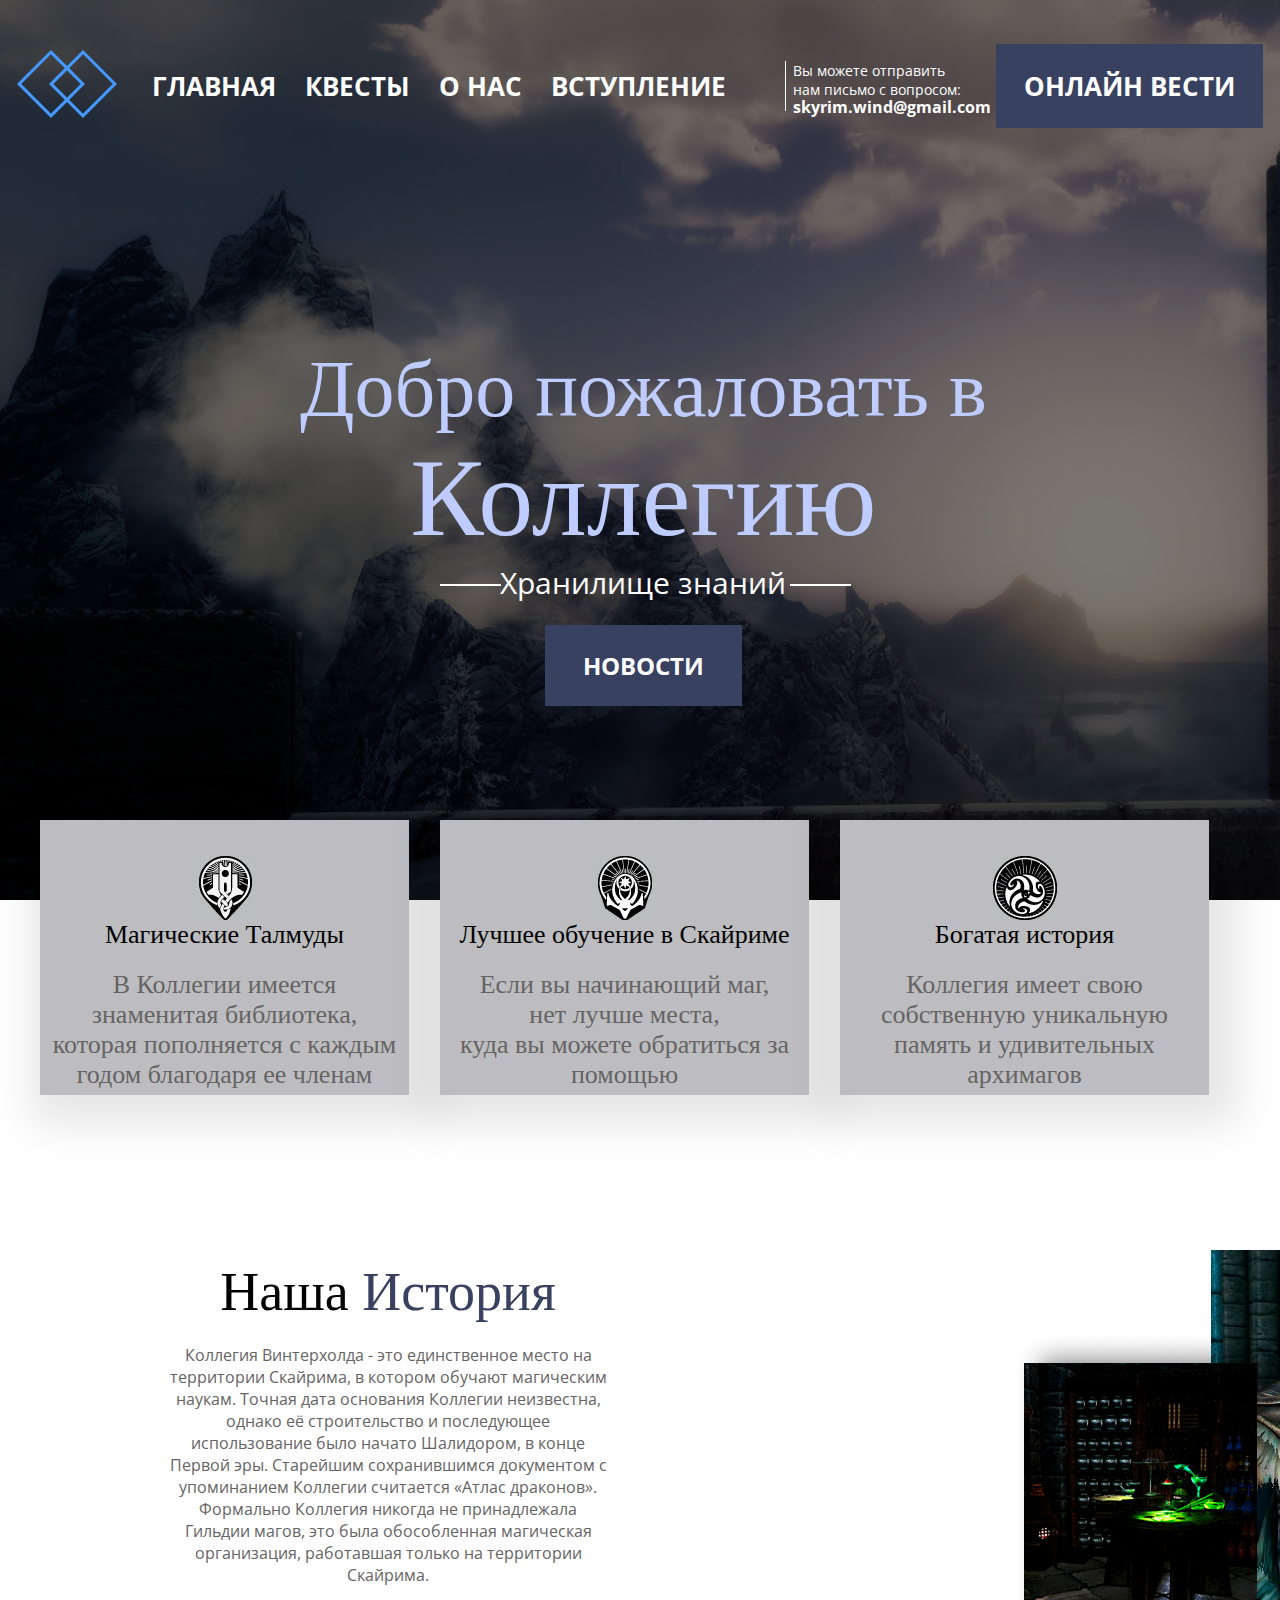
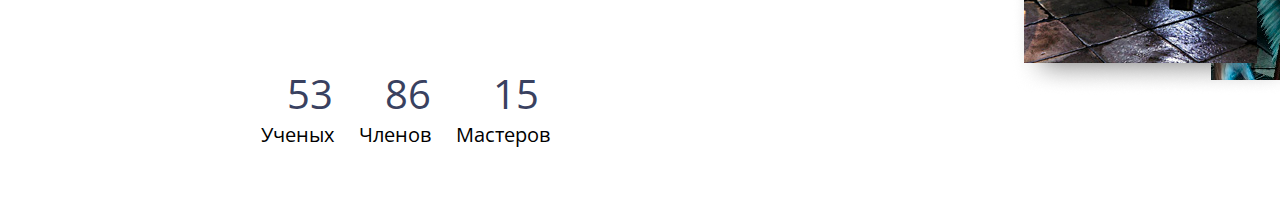
<file: index.html>
<!DOCTYPE html>
<html lang="ru">
<head>
    <meta charset="UTF-8">
    <meta http-equiv="X-UA-Compatible" content="IE=edge">
    <meta name="viewport" content="width=device-width, initial-scale=1.0">
    <link rel="stylesheet" href="style.css">
    <link rel="preconnect" href="https://fonts.googleapis.com">
    <link rel="preconnect" href="https://fonts.gstatic.com" crossorigin>
    <link href="https://fonts.googleapis.com/css2?family=Open+Sans:wght@300;400;500;600;700;800&display=swap" rel="stylesheet">
    <link rel="preconnect" href="https://fonts.googleapis.com">
    <link rel="preconnect" href="https://fonts.gstatic.com" crossorigin>
    <link href="https://fonts.googleapis.com/css2?family=Open+Sans:wght@300;400;500;600;700;800&family=Tinos:wght@400;700&display=swap" rel="stylesheet">
    <link rel="icon" href="пикчи/ikon.png" type="image/png">

    <title>Коллегия Винтерхолда</title>
</head>
<body>
    <div class="header">
        <div class="container">
            <div class="header-line">
                <div class="header-logo">
                    <img src="пикчи/LOGO.png" alt="logo">
                </div>
                <div class="nav">
                    <a class="nav-item" href="index.html">ГЛАВНАЯ</a>
                    <a class="nav-item" href="kvest.html">КВЕСТЫ</a>
                    <a class="nav-item" href="onas.html">О НАС</a>
                    <a class="nav-item" href="vstup.html">ВСТУПЛЕНИЕ</a>
                </div>

                <div class="mail">
                    <div class="mail1">
                        <a class="mail2" href="pismo.html"> skyrim.wind@gmail.com</a>
                    </div>
                    <div class="mailtext">
                        Вы можете отправить <br> нам письмо с вопросом:
                    </div>
                </div>
                <div class="btv">
                    <a class="button" href="vesti.html">ОНЛАЙН ВЕСТИ</a>
                </div>
                <div class="mob-menu">
                    <button id="mob">
                    <img src="пикчи/Group.png" alt="menu">
                    </button>
                    <div class="mob-slade">
                        <a class="nav-item block" href="index.html">ГЛАВНАЯ</a>
                        <a class="nav-item block" href="kvest.html">КВЕСТЫ</a>
                        <a class="nav-item block" href="onas.html">О НАС</a>
                        <a class="nav-item block" href="vstup.html">ВСТУПЛЕНИЕ</a>
                    </div>
                </div>
            </div>
        </div>
        <div class="header-down">
            <div class="header-title">
                Добро пожаловать в
                <div class="header-subtitle">
                    Коллегию
                </div>
                <div class="header-suptitle">
                    Хранилище знаний
                </div>
                <div class="header-btv">
                    <a class="header-button" href="new.html">НОВОСТИ</a>
                </div>
            </div>
        </div>
    </div>

    <div class="cards">
        <div class="container">
            <div class="card-holder">
                <div class="card">
                    <div class="card-image">
                        <img class="card-img" src="пикчи/image6.png">
                    </div>
                    <div class="card-title">
                        Магические Талмуды
                    </div>
                    <div class="card-desc">
                        В Коллегии имеется <br> знаменитая библиотека, <br>которая пополняется с каждым <br> годом благодаря ее членам
                    </div>
                </div>

                <div class="card">

                    <div class="card-image">
                        <img class="card-img" src="пикчи/image7.png">
                    </div>
                    <div class="card-title">
                        Лучшее обучение в Скайриме
                    </div>
                    <div class="card-desc">
                        Если вы начинающий маг,<br> нет лучше места, <br>куда вы можете обратиться за помощью
                    </div>
                </div>

                <div class="card">

                    <div class="card-image">
                        <img class="card-img" src="пикчи/image8.png">
                    </div>
                    <div class="card-title">
                        Богатая история
                    </div>
                    <div class="card-desc">
                        Коллегия имеет свою <br>собственную уникальную <br>память и удивительных <br>архимагов
                    </div>
                </div>
            </div>
        </div>
    </div>
    
    <div class="history">
        <div class="container">
            <div class="history-holder">
                <div class="history-info">
                    <div class="history-title">
                        Наша <span>История</span> 
                    </div>
                    <div class="history-desc">
                        Коллегия Винтерхолда - это единственное место на <br>территории Скайрима, в котором обучают магическим <br>наукам. Точная дата основания Коллегии неизвестна, <br>однако её строительство и последующее <br>использование было начато Шалидором, в конце <br>Первой эры. Старейшим сохранившимся документом с <br>упоминанием Коллегии считается «Атлас драконов». <br>Формально Коллегия никогда не принадлежала <br>Гильдии магов, это была обособленная магическая <br>организация, работавшая только на территории <br>Скайрима. 
                    </div>

                    <div class="history-num2">

                        <div class="num-title">
                            53<span> Ученых</span>
                        </div>
                        <div class="num-title">
                            86<span> Членов</span>
                        </div>
                        <div class="num-title">
                            15<span> Мастеров</span>
                        </div>

                    </div>
                </div>
                <div class="history-images">
                    <img class="img1" src="пикчи/алхим.png" alt="alx">
                    <img class="img2" src="пикчи/анкано.png" alt="ank">
                    <img class="img3" src="пикчи/арен.png" alt="aren">
                </div>
            </div>
        </div>
    </div>
</body>
</html>
</file>
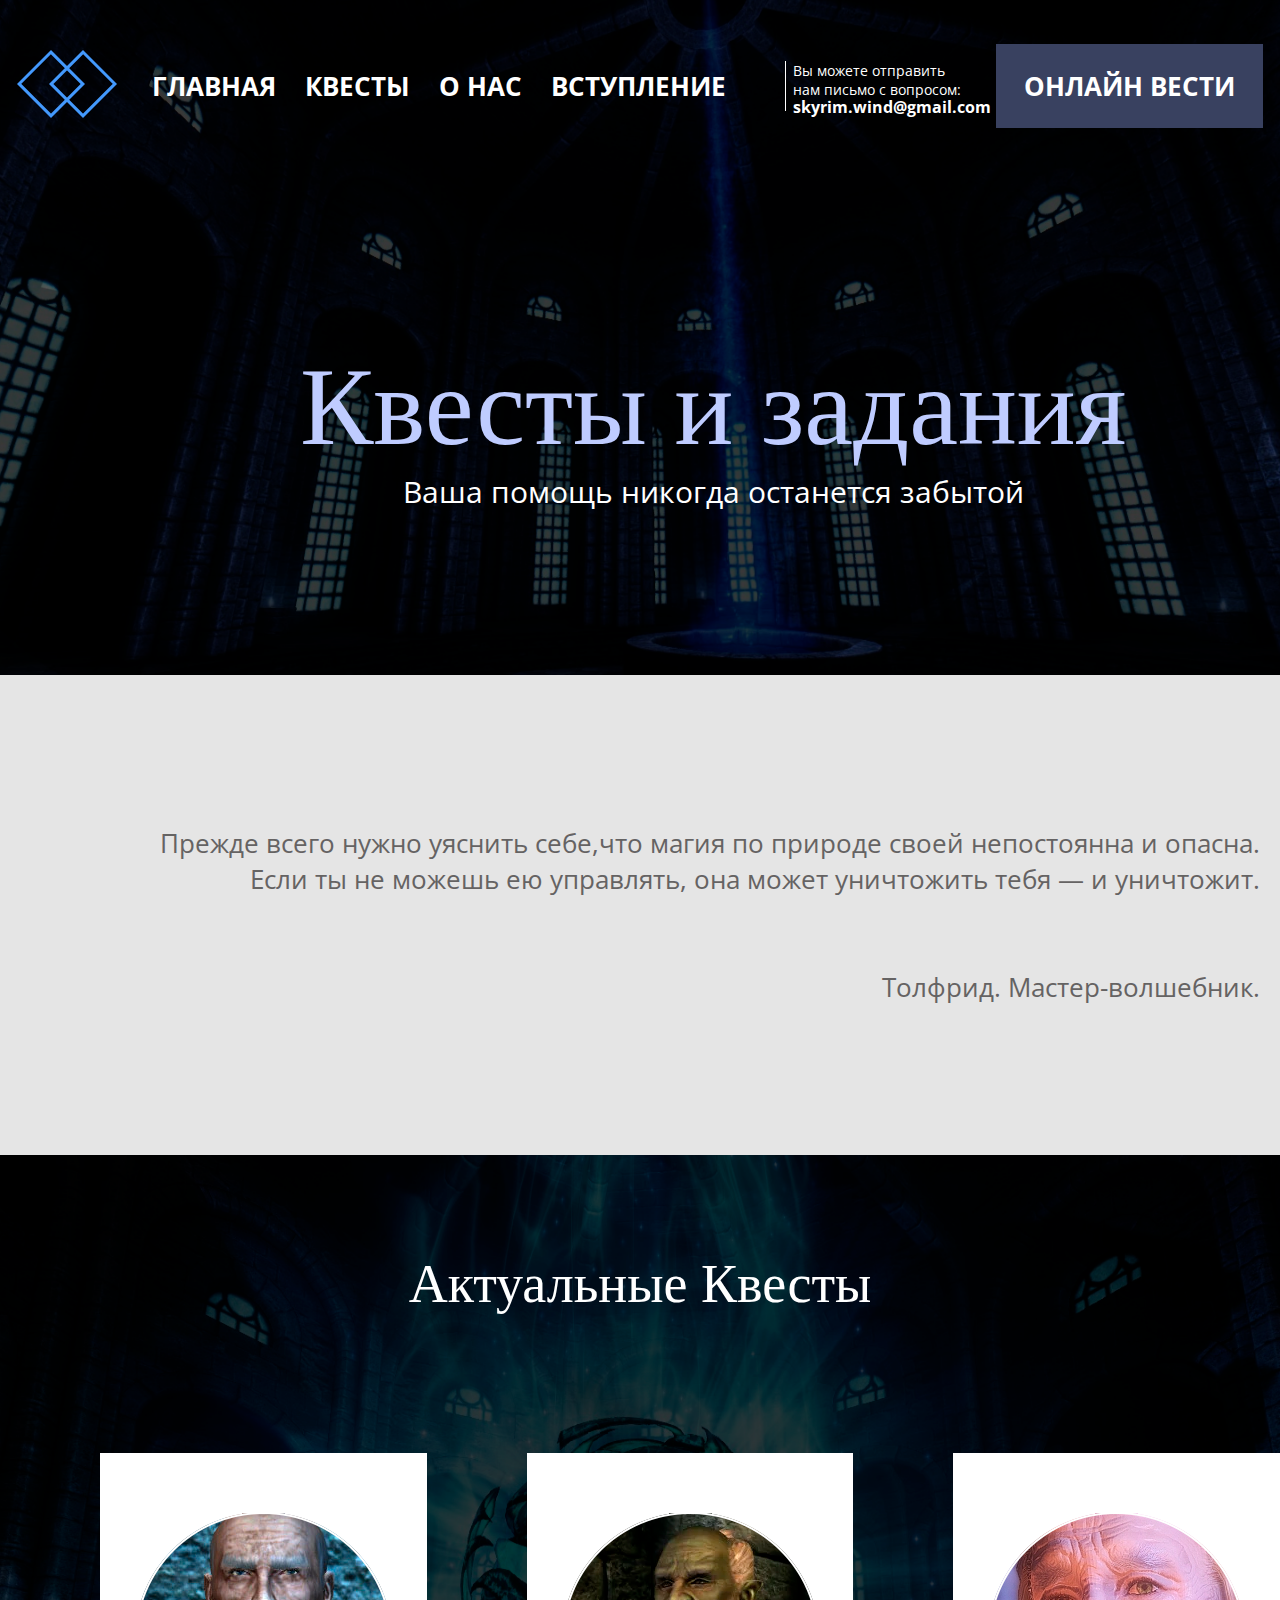
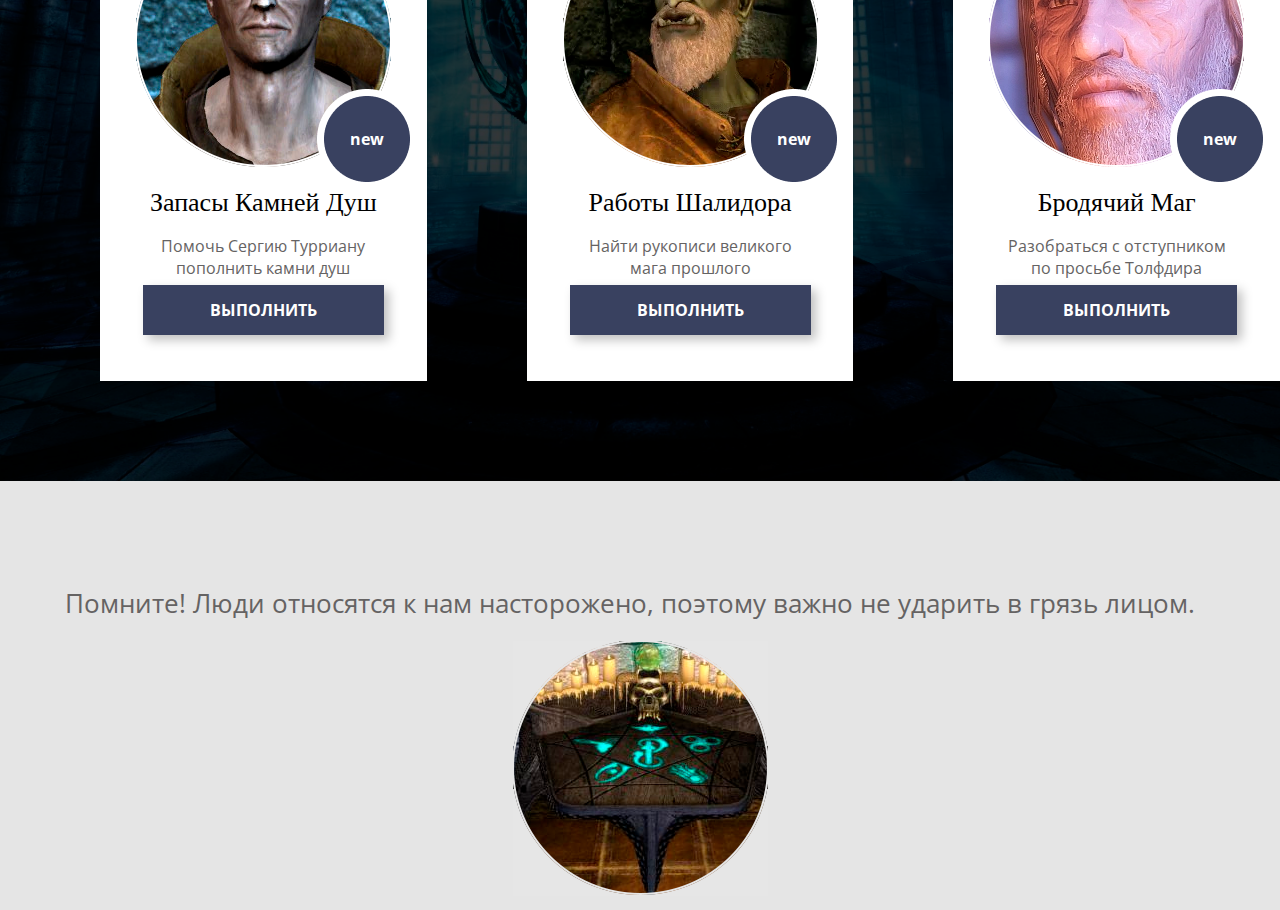
<file: kvest.html>
<!DOCTYPE html>
<html lang="ru">
<head>
    <meta charset="UTF-8">
    <meta http-equiv="X-UA-Compatible" content="IE=edge">
    <meta name="viewport" content="width=device-width, initial-scale=1.0">
    <link rel="stylesheet" href="style.css">
    <link rel="preconnect" href="https://fonts.googleapis.com">
    <link rel="preconnect" href="https://fonts.gstatic.com" crossorigin>
    <link href="https://fonts.googleapis.com/css2?family=Open+Sans:wght@300;400;500;600;700;800&display=swap" rel="stylesheet">
    <link rel="preconnect" href="https://fonts.googleapis.com">
    <link rel="preconnect" href="https://fonts.gstatic.com" crossorigin>
    <link href="https://fonts.googleapis.com/css2?family=Open+Sans:wght@300;400;500;600;700;800&family=Tinos:wght@400;700&display=swap" rel="stylesheet">
    <link rel="icon" href="пикчи/ikon.png" type="image/png">

    <title>Квесты</title>
</head>
<body>
    <div class="header2">
        <div class="container">
            <div class="header-line">
                <div class="header-logo">
                    <img src="пикчи/LOGO.png" alt="logo">
                </div>
                <div class="nav">
                    <a class="nav-item" href="index.html">ГЛАВНАЯ</a>
                    <a class="nav-item" href="kvest.html">КВЕСТЫ</a>
                    <a class="nav-item" href="onas.html">О НАС</a>
                    <a class="nav-item" href="vstup.html">ВСТУПЛЕНИЕ</a>
                </div>

                <div class="mail">
                    <div class="mail1">
                        <a class="mail2" href="pismo.html"> skyrim.wind@gmail.com</a>
                    </div>
                    <div class="mailtext">
                        Вы можете отправить <br> нам письмо с вопросом:
                    </div>
                </div>
                <div class="btv">
                    <a class="button" href="vesti.html">ОНЛАЙН ВЕСТИ</a>
                </div>
                <div class="mob-menu">
                    <button id="mob">
                    <img src="пикчи/Group.png" alt="menu">
                    </button>
                    <div class="mob-slade">
                        <a class="nav-item block" href="index.html">ГЛАВНАЯ</a>
                        <a class="nav-item block" href="kvest.html">КВЕСТЫ</a>
                        <a class="nav-item block" href="onas.html">О НАС</a>
                        <a class="nav-item block" href="vstup.html">ВСТУПЛЕНИЕ</a>
                    </div>
                </div>
            </div>
        </div>
        <div class="header-down">
            <div class="header-title">
                
                <div class="header-subtitle">
                    Квесты и задания
                </div>
                <div class="header-suptitle1">
                    Ваша помощь никогда останется забытой
                </div>
            </div>
        </div>
    </div>
    
    <div class="prom1">
        <div class="container">
            <div class="toltext">
                Прежде всего нужно уяснить себе,что магия по природе своей непостоянна и опасна. <br>Если ты не можешь ею управлять, она может уничтожить тебя — и уничтожит. <br><br><br>Толфрид. Мастер-волшебник.
            </div>
        </div>
    </div>

    <div class="kvests">
        <div class="container">

            <div class="kvests-title">
                Актуальные Квесты
            </div>
            <div class="kvests-items">
                <div class="kvests-item">
                    <div class="kvest-image">
                        <img src="пикчи/kv1.png" alt="sergey" class="kvest-img">
                        <div class="el">
                            <img src="пикчи/rkvest.elips.png" alt="elips" class="elips">
                            <div class="el-new">
                                new
                            </div>
                        </div>
                    </div>
                    <div class="kvest-text">
                        Запасы Камней Душ
                    </div>
                    <div class="kvest-subtext">
                        Помочь Сергию Турриану <br>пополнить камни душ
                    </div>
                    <div class="kv-button">
                        <a href="zayavka.html" class="kv-btv">ВЫПОЛНИТЬ</a>
                    </div>
                </div>

                <div class="kvests-item">
                    <div class="kvest-image">
                        <img src="пикчи/kv2.png" alt="urag" class="kvest-img">
                        <div class="el">
                            <img src="пикчи/rkvest.elips.png" alt="elips" class="elips">
                            <div class="el-new">
                                new
                            </div>
                        </div>
                    </div>
                    <div class="kvest-text">
                        Работы Шалидора
                    </div>
                    <div class="kvest-subtext">
                        Найти рукописи великого<br> мага прошлого
                    </div>
                    <div class="kv-button">
                        <a href="zayavka.html" class="kv-btv">ВЫПОЛНИТЬ</a>
                    </div>
                </div>

                <div class="kvests-item">
                    <div class="kvest-image">
                        <img src="пикчи/kv3.png" alt="toldrif" class="kvest-img">
                        <div class="el">
                            <img src="пикчи/rkvest.elips.png" alt="elips" class="elips">
                            <div class="el-new">
                                new
                            </div>
                        </div>
                    </div>
                    <div class="kvest-text">
                        Бродячий Маг
                    </div>
                    <div class="kvest-subtext">
                        Разобраться с отступником <br> по просьбе Толфдира
                    </div>
                    <div class="kv-button">
                        <a href="zayavka.html" class="kv-btv">ВЫПОЛНИТЬ</a>
                    </div>
                </div>
            </div>
        </div>
    </div>

    <div class="comment">
        <div class="container">
            <div class="comment-text">
                Помните! Люди относятся к нам насторожено, поэтому важно не ударить в грязь лицом.
            </div>
            <div class="comment-image">
                <img src="пикчи/comm.png" alt="zacharov" class="com-img">
            </div>
        </div>
    </div>
</body>
</html>
</file>
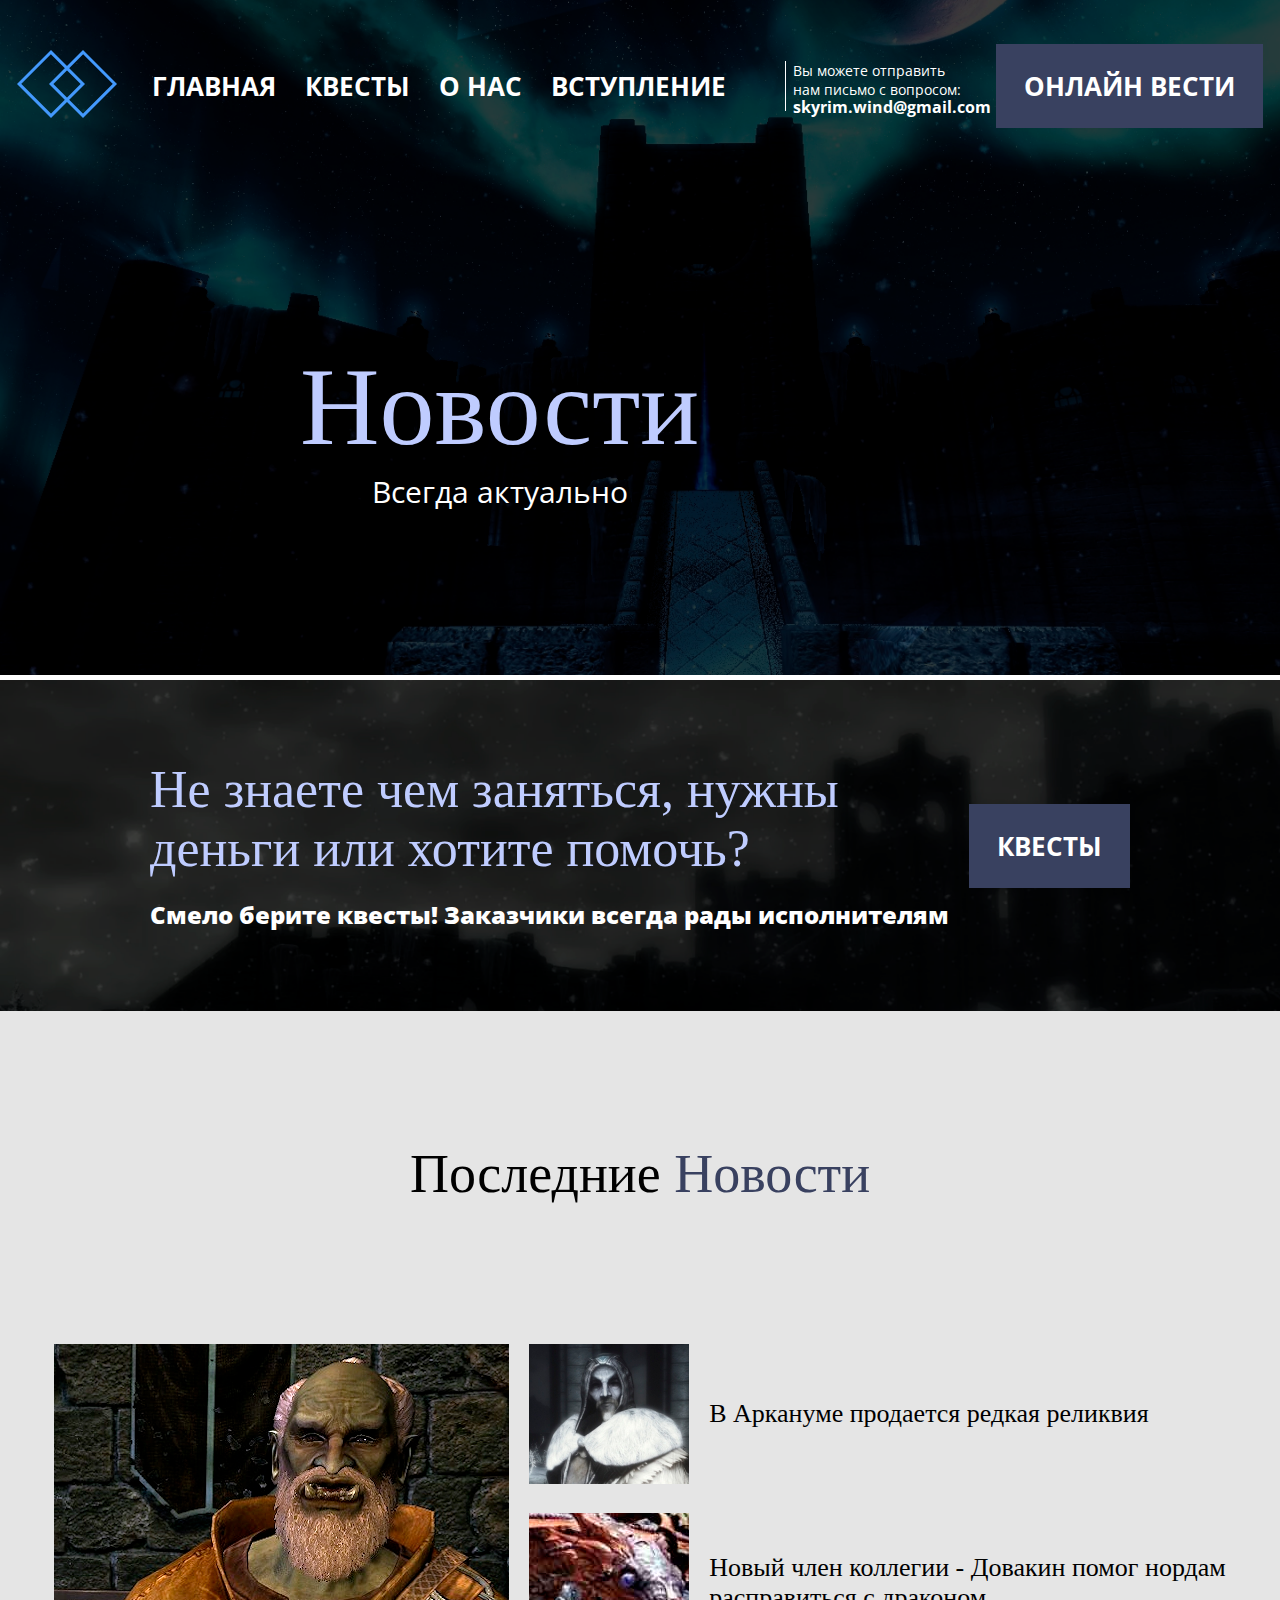
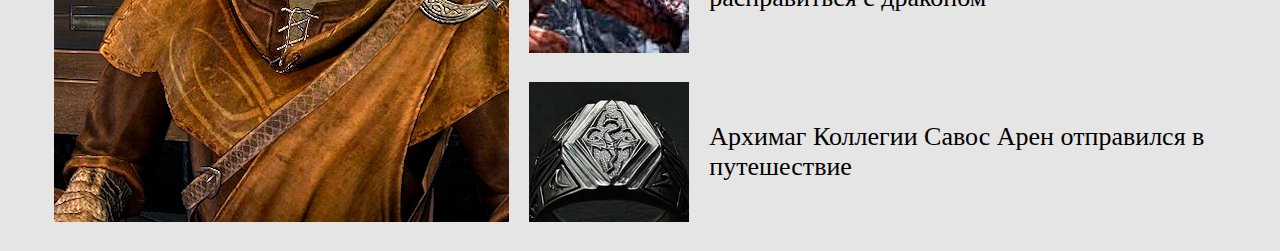
<file: new.html>
<!DOCTYPE html>
<html lang="ru">
<head>
    <meta charset="UTF-8">
    <meta http-equiv="X-UA-Compatible" content="IE=edge">
    <meta name="viewport" content="width=device-width, initial-scale=1.0">
    <link rel="stylesheet" href="style.css">
    <link rel="preconnect" href="https://fonts.googleapis.com">
    <link rel="preconnect" href="https://fonts.gstatic.com" crossorigin>
    <link href="https://fonts.googleapis.com/css2?family=Open+Sans:wght@300;400;500;600;700;800&display=swap" rel="stylesheet">
    <link rel="preconnect" href="https://fonts.googleapis.com">
    <link rel="preconnect" href="https://fonts.gstatic.com" crossorigin>
    <link href="https://fonts.googleapis.com/css2?family=Open+Sans:wght@300;400;500;600;700;800&family=Tinos:wght@400;700&display=swap" rel="stylesheet">
    <link rel="icon" href="пикчи/ikon.png" type="image/png">
    <title>Новости</title>
</head>
<body>
    <div class="header1">
        <div class="container">
            <div class="header-line">
                <div class="header-logo">
                    <img src="пикчи/LOGO.png" alt="logo">
                </div>
                <div class="nav">
                    <a class="nav-item" href="index.html">ГЛАВНАЯ</a>
                    <a class="nav-item" href="kvest.html">КВЕСТЫ</a>
                    <a class="nav-item" href="onas.html">О НАС</a>
                    <a class="nav-item" href="vstup.html">ВСТУПЛЕНИЕ</a>
                </div>

                <div class="mail">
                    <div class="mail1">
                        <a class="mail2" href="pismo.html"> skyrim.wind@gmail.com</a>
                    </div>
                    <div class="mailtext">
                        Вы можете отправить <br> нам письмо с вопросом:
                    </div>
                </div>
                <div class="btv">
                    <a class="button" href="vesti.html">ОНЛАЙН ВЕСТИ</a>
                </div>
                <div class="mob-menu">
                    <button id="mob">
                    <img src="пикчи/Group.png" alt="menu">
                    </button>
                    <div class="mob-slade">
                        <a class="nav-item block" href="index.html">ГЛАВНАЯ</a>
                        <a class="nav-item block" href="kvest.html">КВЕСТЫ</a>
                        <a class="nav-item block" href="onas.html">О НАС</a>
                        <a class="nav-item block" href="vstup.html">ВСТУПЛЕНИЕ</a>
                    </div>
                </div>
            </div>
        </div>
        <div class="header-down">
            <div class="header-title">
                
                <div class="header-subtitle">
                    Новости
                </div>
                <div class="header-suptitle1">
                    Всегда актуально
                </div>
            </div>
        </div>
    </div>
    
    <div class="prom">
        <div class="container">

        </div>
    </div>
    <div class="black-block">
        <div class="container">

            <div class="black-holder">
                <div class="left">
                    <div class="left-title">
                        Не знаете чем заняться, нужны <br>
                        деньги или хотите помочь? <br>
                    </div>
                    <div class="left-subtitle">
                        Смело берите квесты! Заказчики всегда рады исполнителям
                    </div>
                </div>
                <div class="right">
                    <a class="right-btv" href="kvest.html">КВЕСТЫ</a> 
                </div>
            </div>
        </div>
    </div>

    <div class="new">
        <div class="container">

            <div class="new-title">
                Последние <span>Новости</span>
            </div>
            <div class="news">
                <div class="news-image">
                    <img src="пикчи/новости4.png" class="mew">
                </div>

                <div class="news-items">
                    <div class="new-item">
                        <img src="пикчи/новости1.png" class="new1">
                        <div class="new-text">
                            В Аркануме продается редкая реликвия
                        </div>
                    </div>
                    <div class="new-item">
                        <img src="пикчи/новости2.png" class="new1">
                        <div class="new-text">
                            Новый член коллегии - Довакин помог нордам <br>
                            расправиться с драконом
                        </div>
                    </div>
                    <div class="new-item">
                        <img src="пикчи/новости3.png" class="new1">
                        <div class="new-text">
                            Архимаг Коллегии Савос Арен отправился в <br>путешествие
                        </div>
                    </div>
                </div>
            </div>
        </div>
    </div>
</body>
</html>
</file>
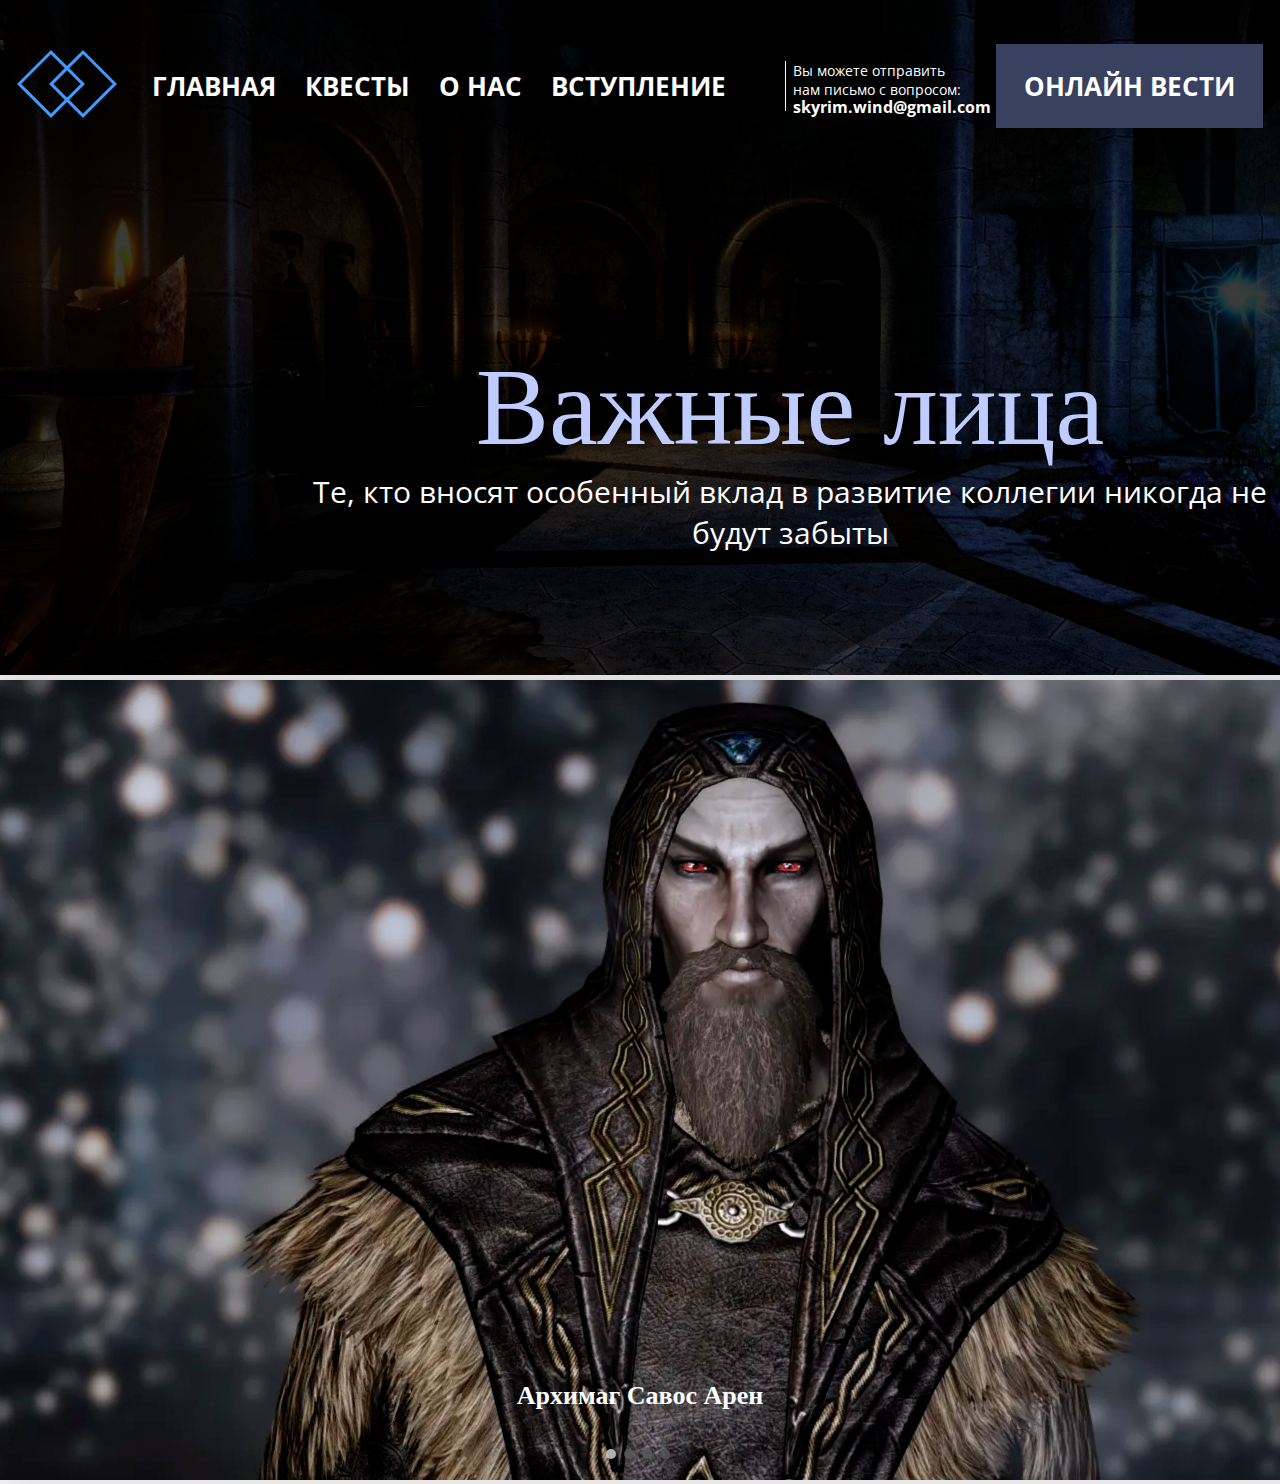
<file: onas.html>
<!DOCTYPE html>
<html lang="ru">
<head>
    <meta charset="UTF-8">
    <meta http-equiv="X-UA-Compatible" content="IE=edge">
    <meta name="viewport" content="width=device-width, initial-scale=1.0">
    <link rel="stylesheet" href="style.css">
    <link rel="preconnect" href="https://fonts.googleapis.com">
    <link rel="preconnect" href="https://fonts.gstatic.com" crossorigin>
    <link href="https://fonts.googleapis.com/css2?family=Open+Sans:wght@300;400;500;600;700;800&display=swap" rel="stylesheet">
    <link rel="preconnect" href="https://fonts.googleapis.com">
    <link rel="preconnect" href="https://fonts.gstatic.com" crossorigin>
    <link href="https://fonts.googleapis.com/css2?family=Open+Sans:wght@300;400;500;600;700;800&family=Tinos:wght@400;700&display=swap" rel="stylesheet">
    <link rel="icon" href="пикчи/ikon.png" type="image/png">

    <title>О Нас</title>
</head>
<body>
    <div class="header3">
        <div class="container">
            <div class="header-line">
                <div class="header-logo">
                    <img src="пикчи/LOGO.png" alt="logo">
                </div>
                <div class="nav">
                    <a class="nav-item" href="index.html">ГЛАВНАЯ</a>
                    <a class="nav-item" href="kvest.html">КВЕСТЫ</a>
                    <a class="nav-item" href="onas.html">О НАС</a>
                    <a class="nav-item" href="vstup.html">ВСТУПЛЕНИЕ</a>
                </div>

                <div class="mail">
                    <div class="mail1">
                        <a class="mail2" href="pismo.html"> skyrim.wind@gmail.com</a>
                    </div>
                    <div class="mailtext">
                        Вы можете отправить <br> нам письмо с вопросом:
                    </div>
                </div>
                <div class="btv">
                    <a class="button" href="vesti.html">ОНЛАЙН ВЕСТИ</a>
                </div>
                <div class="mob-menu">
                    <button id="mob">
                    <img src="пикчи/Group.png" alt="menu">
                    </button>
                    <div class="mob-slade">
                        <a class="nav-item block" href="index.html">ГЛАВНАЯ</a>
                        <a class="nav-item block" href="kvest.html">КВЕСТЫ</a>
                        <a class="nav-item block" href="onas.html">О НАС</a>
                        <a class="nav-item block" href="vstup.html">ВСТУПЛЕНИЕ</a>
                    </div>
                </div>
            </div>
        </div>
        <div class="header-down">
            <div class="header-title">
                
                <div class="header-subtitle">
                    Важные лица
                </div>
                <div class="header-suptitle1">
                    Те, кто вносят особенный вклад в развитие коллегии никогда не будут забыты
                </div>
            </div>
        </div>
    </div>
    
    <div class="prom">
        <div class="container">
            <div class='sliderA'>
                <input type="radio" name="slider1" id="slider1_1" checked="checked">
                <label for="slider1_1"></label>
                <div>
                    <p class="slad-text">Архимаг Савос Арен</p>
                    <img src="пикчи/онас1.png" alt="savos" class="slad-img">
                </div>
            
                <input type="radio" name="slider1" id="slider1_2">
                <label for="slider1_2"></label>
                <div>
                    <p class="slad-text">Заместитель архимага <br> Мирабелла Эрвин</p>
                    <img src="пикчи/онас2.png" alt='mira' class="slad-img">
                </div>
            
                <input type="radio" name="slider1" id="slider1_3">
                <label for="slider1_3"></label>
                <div>
                    <p class="slad-text">Мастер-волшебник Толфрид</p>
                    <img src="пикчи/онас3.png" alt="tolf" class="slad-img">
                </div>
            
                <input type="radio" name="slider1" id="slider1_4">
                <label for="slider1_4"></label>
                <div>
                    <p class="slad-text">Живая легенда <br> Авгур Данлейский</p>
                    <img src="пикчи/онас4.png" alt="avgur" class="slad-img">
                </div>
            
            </div>
        </div>
    </div>

    
</body>
</html>
</file>
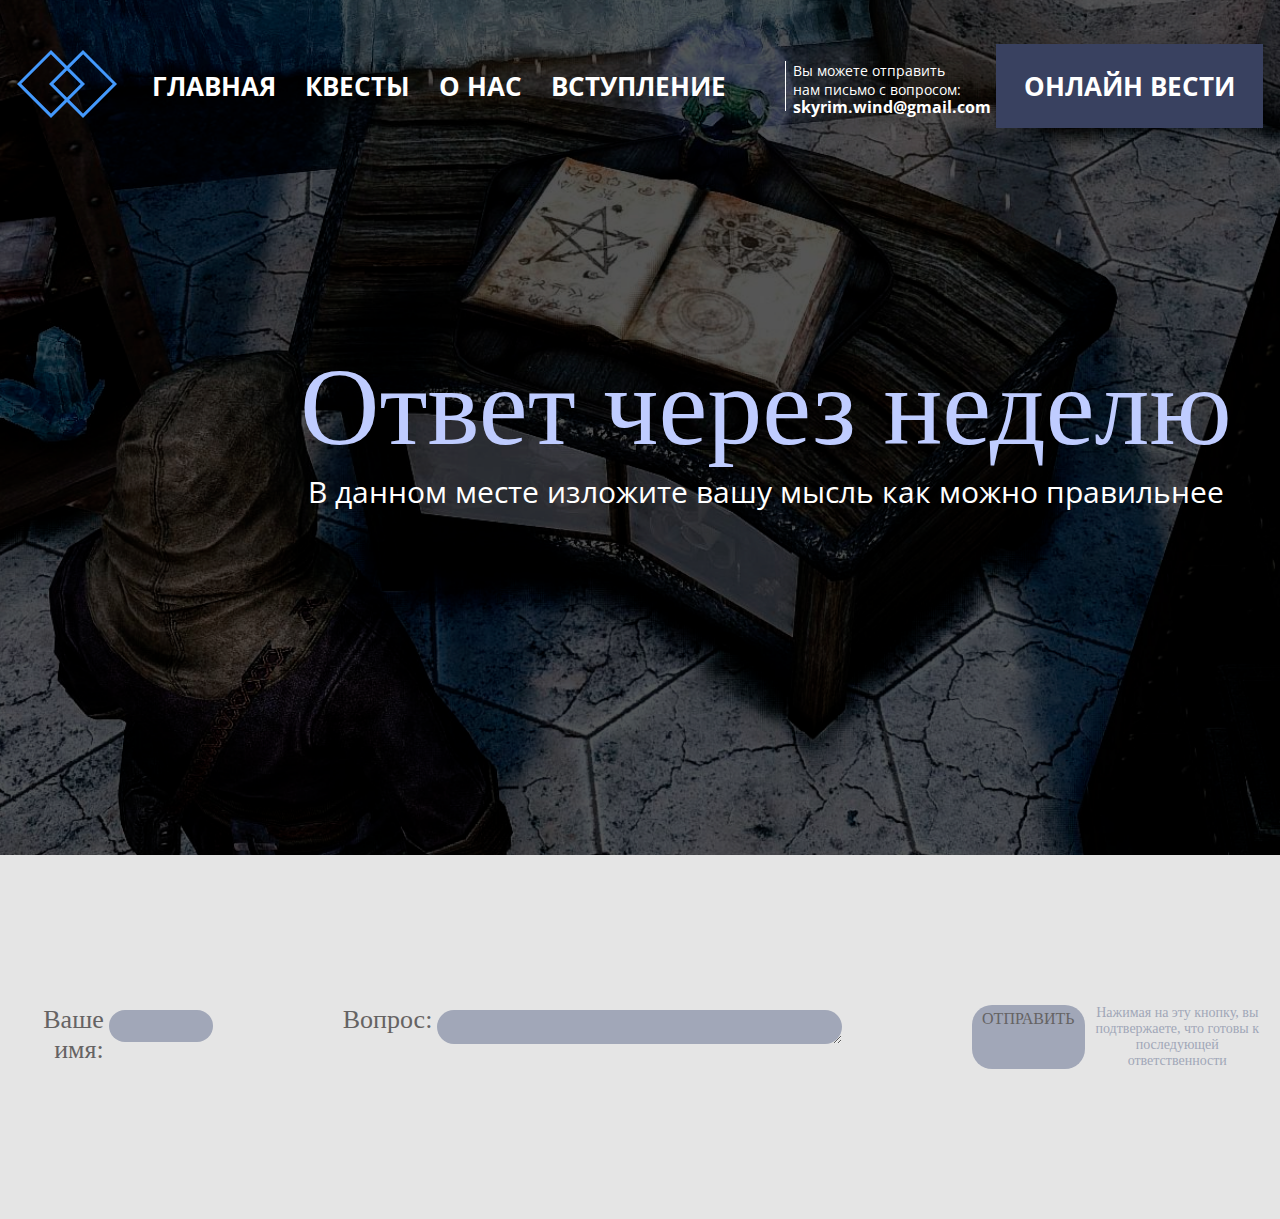
<file: pismo.html>
<!DOCTYPE html>
<html lang="ru">
<head>
    <meta charset="UTF-8">
    <meta http-equiv="X-UA-Compatible" content="IE=edge">
    <meta name="viewport" content="width=device-width, initial-scale=1.0">
    <link rel="stylesheet" href="style.css">
    <link rel="preconnect" href="https://fonts.googleapis.com">
    <link rel="preconnect" href="https://fonts.gstatic.com" crossorigin>
    <link href="https://fonts.googleapis.com/css2?family=Open+Sans:wght@300;400;500;600;700;800&display=swap" rel="stylesheet">
    <link rel="preconnect" href="https://fonts.googleapis.com">
    <link rel="preconnect" href="https://fonts.gstatic.com" crossorigin>
    <link href="https://fonts.googleapis.com/css2?family=Open+Sans:wght@300;400;500;600;700;800&family=Tinos:wght@400;700&display=swap" rel="stylesheet">
    <link rel="icon" href="пикчи/ikon.png" type="image/png">

    <title>Отправка Вопроса</title>
</head>
<body>
    <div class="header5">
        <div class="container">
            <div class="header-line">
                <div class="header-logo">
                    <img src="пикчи/LOGO.png" alt="logo">
                </div>
                <div class="nav">
                    <a class="nav-item" href="index.html">ГЛАВНАЯ</a>
                    <a class="nav-item" href="kvest.html">КВЕСТЫ</a>
                    <a class="nav-item" href="onas.html">О НАС</a>
                    <a class="nav-item" href="vstup.html">ВСТУПЛЕНИЕ</a>
                </div>

                <div class="mail">
                    <div class="mail1">
                        <a class="mail2" href="pismo.html"> skyrim.wind@gmail.com</a>
                    </div>
                    <div class="mailtext">
                        Вы можете отправить <br> нам письмо с вопросом:
                    </div>
                </div>
                <div class="btv">
                    <a class="button" href="vesti.html">ОНЛАЙН ВЕСТИ</a>
                </div>
                <div class="mob-menu">
                    <button id="mob">
                    <img src="пикчи/Group.png" alt="menu">
                    </button>
                    <div class="mob-slade">
                        <a class="nav-item block" href="index.html">ГЛАВНАЯ</a>
                        <a class="nav-item block" href="kvest.html">КВЕСТЫ</a>
                        <a class="nav-item block" href="onas.html">О НАС</a>
                        <a class="nav-item block" href="vstup.html">ВСТУПЛЕНИЕ</a>
                    </div>
                </div>
            </div>
        </div>
        <div class="header-down">
            <div class="header-title">
                
                <div class="header-subtitle">
                    Ответ через неделю
                </div>
                <div class="header-suptitle1">
                    В данном месте изложите вашу мысль как можно правильнее
                </div>
            </div>
        </div>
    </div>
    
    <div class="prom1">
        <div class="container">
            <div class="toltext">
                <form method="post" action="anketa" class="card-holder">
                    <label class="form-text" for="name"> Ваше имя: </label>
                    <input class="forms22" type="text" name="name" id="name" required> <Br>

                    <label class="form-text" for="adress"> Вопрос: </label>
                    <textarea class="forms21" name="comment" id="comment" cols="4"></textarea><Br>  
                                
                    <a href="index.html" class="forms3">ОТПРАВИТЬ</a>
                        
                    <div class="card-desc1">
                        Нажимая на эту кнопку, вы <br>подтвержаете, что готовы к<br> последующей ответственности
                    </div>
                </form>
            </div>
        </div>
    </div>
</body>
</html>
</file>
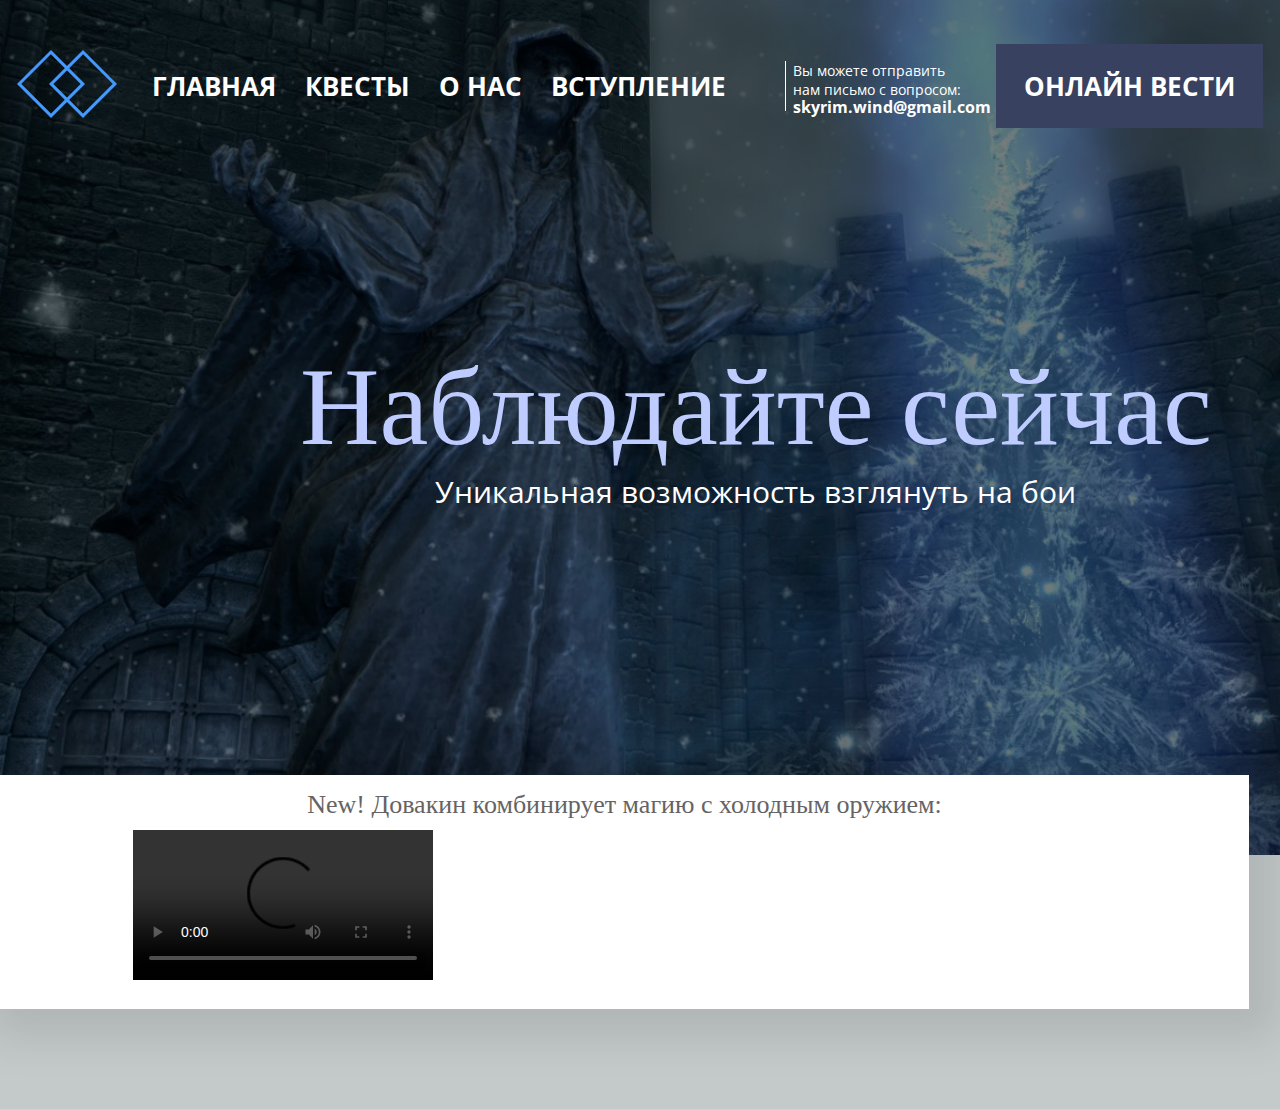
<file: vesti.html>
<!DOCTYPE html>
<html lang="ru">
<head>
    <meta charset="UTF-8">
    <meta http-equiv="X-UA-Compatible" content="IE=edge">
    <meta name="viewport" content="width=device-width, initial-scale=1.0">
    <link rel="stylesheet" href="style.css">
    <link rel="preconnect" href="https://fonts.googleapis.com">
    <link rel="preconnect" href="https://fonts.gstatic.com" crossorigin>
    <link href="https://fonts.googleapis.com/css2?family=Open+Sans:wght@300;400;500;600;700;800&display=swap" rel="stylesheet">
    <link rel="preconnect" href="https://fonts.googleapis.com">
    <link rel="preconnect" href="https://fonts.gstatic.com" crossorigin>
    <link href="https://fonts.googleapis.com/css2?family=Open+Sans:wght@300;400;500;600;700;800&family=Tinos:wght@400;700&display=swap" rel="stylesheet">
    <link rel="icon" href="пикчи/ikon.png" type="image/png">

    <title>Онлайн Вести</title>
</head>
<body>
    <div class="header6">
        <div class="container">
            <div class="header-line">
                <div class="header-logo">
                    <img src="пикчи/LOGO.png" alt="logo">
                </div>
                <div class="nav">
                    <a class="nav-item" href="index.html">ГЛАВНАЯ</a>
                    <a class="nav-item" href="kvest.html">КВЕСТЫ</a>
                    <a class="nav-item" href="onas.html">О НАС</a>
                    <a class="nav-item" href="vstup.html">ВСТУПЛЕНИЕ</a>
                </div>

                <div class="mail">
                    <div class="mail1">
                        <a class="mail2" href="pismo.html"> skyrim.wind@gmail.com</a>
                    </div>
                    <div class="mailtext">
                        Вы можете отправить <br> нам письмо с вопросом:
                    </div>
                </div>
                <div class="btv">
                    <a class="button" href="vesti.html">ОНЛАЙН ВЕСТИ</a>
                </div>
                <div class="mob-menu">
                    <button id="mob">
                    <img src="пикчи/Group.png" alt="menu">
                    </button>
                    <div class="mob-slade">
                        <a class="nav-item block" href="index.html">ГЛАВНАЯ</a>
                        <a class="nav-item block" href="kvest.html">КВЕСТЫ</a>
                        <a class="nav-item block" href="onas.html">О НАС</a>
                        <a class="nav-item block" href="vstup.html">ВСТУПЛЕНИЕ</a>
                    </div>
                </div>
            </div>
        </div>
        <div class="header-down">
            <div class="header-title">
                
                <div class="header-subtitle">
                    Наблюдайте сейчас
                </div>
                <div class="header-suptitle1">
                    Уникальная возможность взглянуть на бои
                </div>
            </div>
        </div>
    </div>
    
    <div class="cards">
        <div class="container1">
            <div class="card-holder-video">
                <div class="card-video">
                    <div class="card-title-video">
                        New! Довакин комбинирует магию с холодным оружием:
                    </div>
                    <div class="video">
                        <video src="https://www.youtube.com/watch?v=iMEwanfeKzk&list=PLa_9gVmlbXhVCt0Z89pA5TriqgRfSR6A_&index=10" controls class="vd" type="video.mp4"></video>
                    </div>
                </div>
            </div>
        </div>
    </div>

    <div class="prom5">
        <div class="container">
        </div>
    </div>
</body>
</html>
</file>
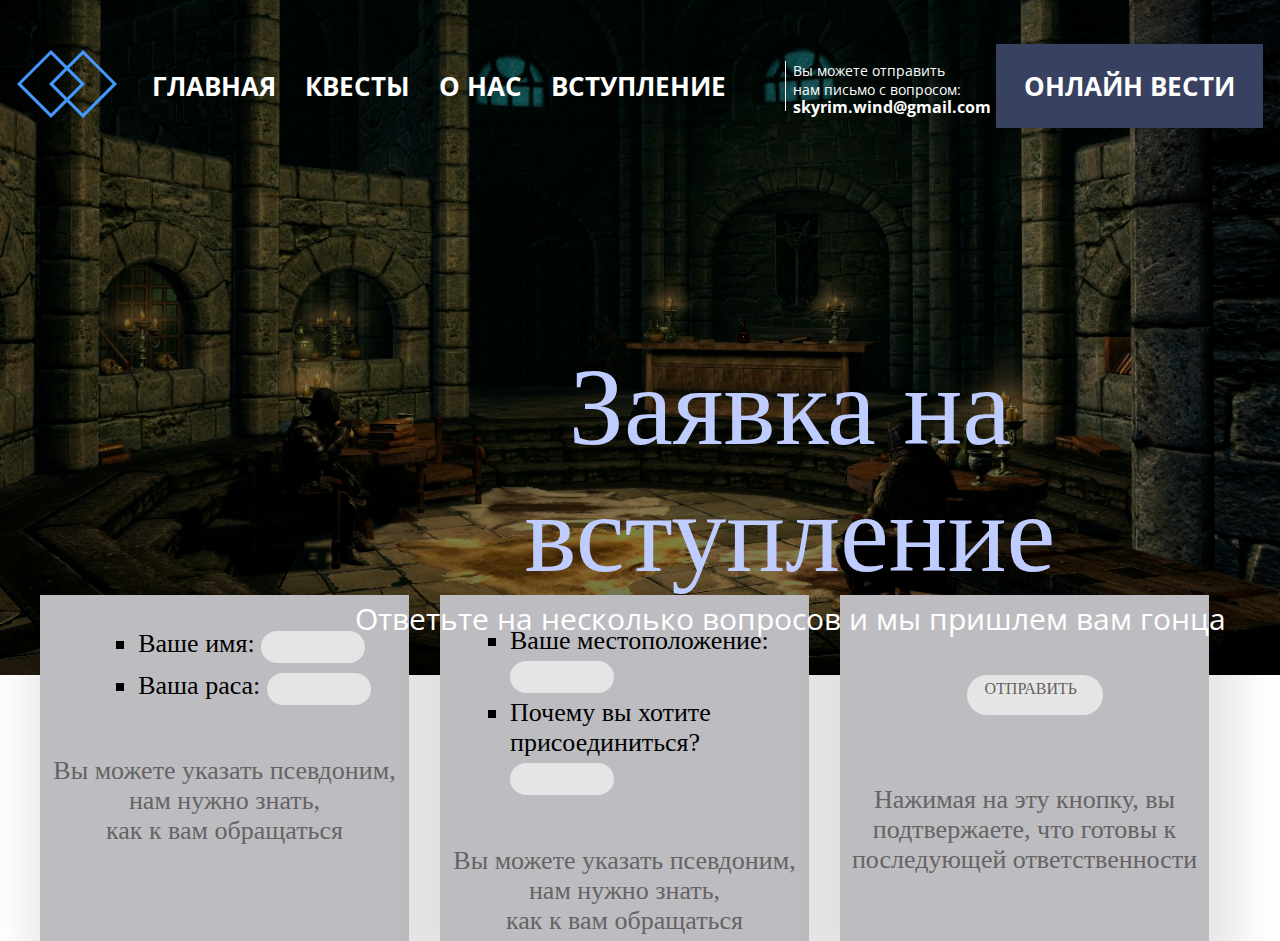
<file: vstup.html>
<!DOCTYPE html>
<html lang="ru">
<head>
    <meta charset="UTF-8">
    <meta http-equiv="X-UA-Compatible" content="IE=edge">
    <meta name="viewport" content="width=device-width, initial-scale=1.0">
    <link rel="stylesheet" href="style.css">
    <link rel="preconnect" href="https://fonts.googleapis.com">
    <link rel="preconnect" href="https://fonts.gstatic.com" crossorigin>
    <link href="https://fonts.googleapis.com/css2?family=Open+Sans:wght@300;400;500;600;700;800&display=swap" rel="stylesheet">
    <link rel="preconnect" href="https://fonts.googleapis.com">
    <link rel="preconnect" href="https://fonts.gstatic.com" crossorigin>
    <link href="https://fonts.googleapis.com/css2?family=Open+Sans:wght@300;400;500;600;700;800&family=Tinos:wght@400;700&display=swap" rel="stylesheet">
    <link rel="icon" href="пикчи/ikon.png" type="image/png">

    <title>Вступление</title>
</head>
<body>
    <div class="header4">
        <div class="container">
            <div class="header-line">
                <div class="header-logo">
                    <img src="пикчи/LOGO.png" alt="logo">
                </div>
                <div class="nav">
                    <a class="nav-item" href="index.html">ГЛАВНАЯ</a>
                    <a class="nav-item" href="kvest.html">КВЕСТЫ</a>
                    <a class="nav-item" href="onas.html">О НАС</a>
                    <a class="nav-item" href="vstup.html">ВСТУПЛЕНИЕ</a>
                </div>

                <div class="mail">
                    <div class="mail1">
                        <a class="mail2" href="pismo.html"> skyrim.wind@gmail.com</a>
                    </div>
                    <div class="mailtext">
                        Вы можете отправить <br> нам письмо с вопросом:
                    </div>
                </div>
                <div class="btv">
                    <a class="button" href="vesti.html">ОНЛАЙН ВЕСТИ</a>
                </div>
                <div class="mob-menu">
                    <button id="mob">
                    <img src="пикчи/Group.png" alt="menu">
                    </button>
                    <div class="mob-slade">
                        <a class="nav-item block" href="index.html">ГЛАВНАЯ</a>
                        <a class="nav-item block" href="kvest.html">КВЕСТЫ</a>
                        <a class="nav-item block" href="onas.html">О НАС</a>
                        <a class="nav-item block" href="vstup.html">ВСТУПЛЕНИЕ</a>
                    </div>
                </div>
            </div>
        </div>
        <div class="header-down">
            <div class="header-title">
                
                <div class="header-subtitle">
                    Заявка на вступление
                </div>
                <div class="header-suptitle1">
                    Ответьте на несколько вопросов и мы пришлем вам гонца
                </div>
            </div>
        </div>
    </div>
    

    <div class="cards">
        <div class="container">
            <form method="post" action="anketa" class="card-holder">
                <div class="card-holder">

                    <div class="card">
                        <div class="card-title2">
                            <ul  type="square">
                                <li>
                                    <label for="name"> Ваше имя: </label>
                                    <input class="forms" type="text" name="name" id="name" required> <Br>
                                </li>
                                <li>
                                    <label for="adress"> Ваша раса: </label>
                                    <input class="forms" type="text" name="rasa" id="rasa" required><Br>  
                                </li>
                            </ul>
                        </div>
                        <div class="card-desc">
                            Вы можете указать псевдоним, <br>нам нужно знать, <br>как к вам обращаться
                        </div>
                    </div>

                    <div class="card">
                        <div class="card-title2">
                            <ul  type="square">
                                <li>
                                    <label for="name"> Ваше местоположение: </label>
                                    <input class="forms" type="text" name="mesto" id="mesto" required> <Br>
                                </li>
                                <li>
                                    <label for="adress"> Почему вы хотите присоединиться? </label>
                                    <input class="forms" type="text" name="why" id="why" required><Br>  
                                </li>
                            </ul>
                        </div>
                        <div class="card-desc">
                            Вы можете указать псевдоним, <br>нам нужно знать, <br>как к вам обращаться
                        </div>
                    </div>

                    <div class="card">
                        <div class="card-title2">
                            <a href="index.html" class="forms1">ОТПРАВИТЬ</a>
                        </div>
                        <div class="card-desc">
                            Нажимая на эту кнопку, вы <br>подтвержаете, что готовы к<br> последующей ответственности
                        </div>
                    </div>
                </div>
            </form>
        </div>
    </div>
</body>
</html>
</file>
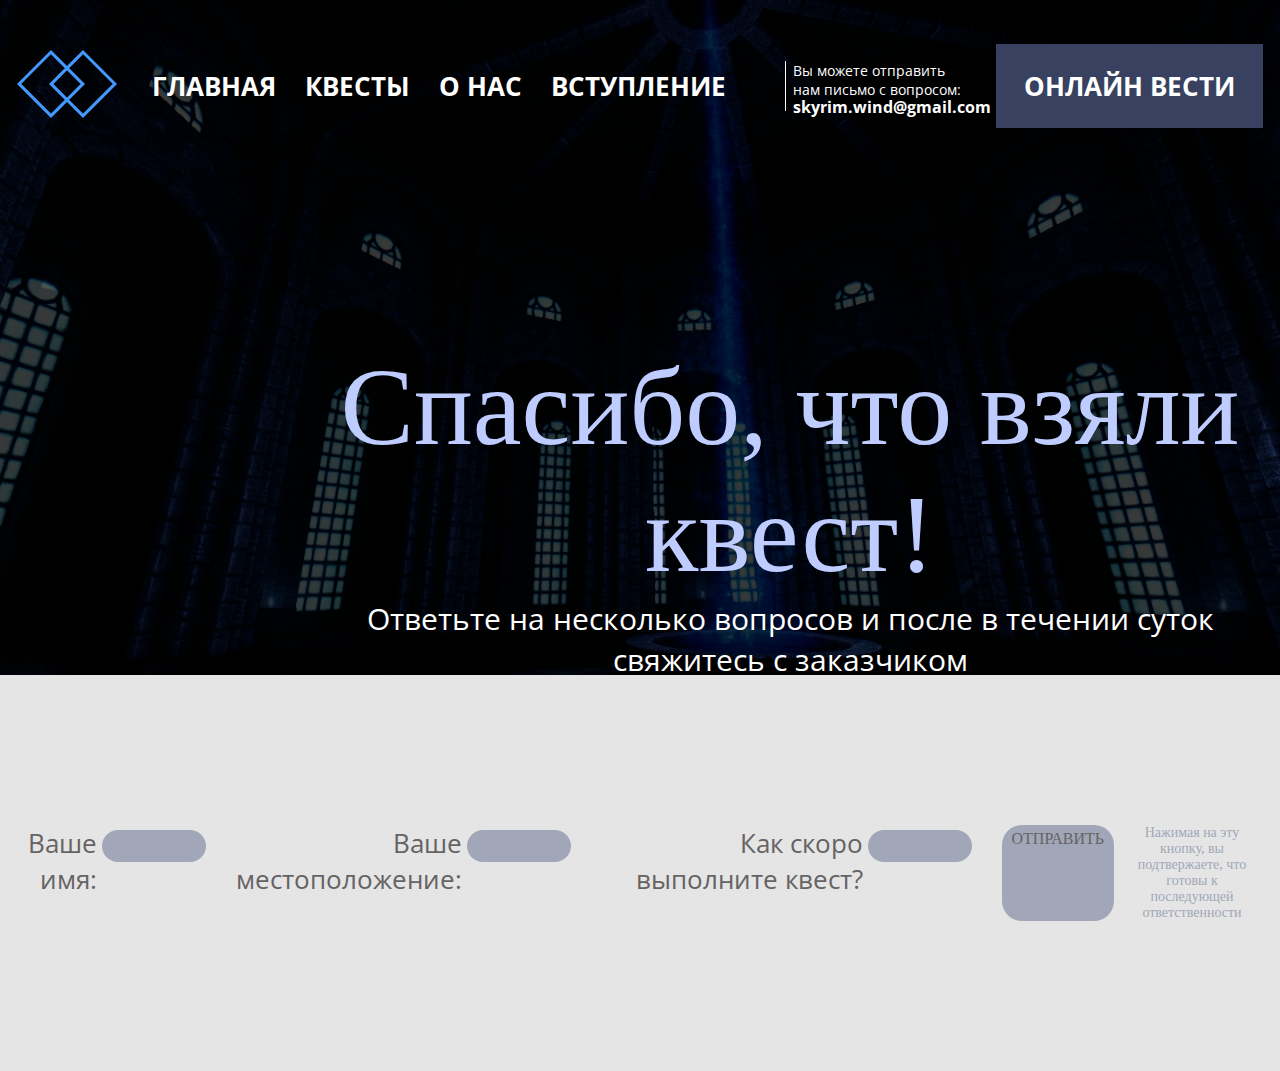
<file: zayavka.html>
<!DOCTYPE html>
<html lang="ru">
<head>
    <meta charset="UTF-8">
    <meta http-equiv="X-UA-Compatible" content="IE=edge">
    <meta name="viewport" content="width=device-width, initial-scale=1.0">
    <link rel="stylesheet" href="style.css">
    <link rel="preconnect" href="https://fonts.googleapis.com">
    <link rel="preconnect" href="https://fonts.gstatic.com" crossorigin>
    <link href="https://fonts.googleapis.com/css2?family=Open+Sans:wght@300;400;500;600;700;800&display=swap" rel="stylesheet">
    <link rel="preconnect" href="https://fonts.googleapis.com">
    <link rel="preconnect" href="https://fonts.gstatic.com" crossorigin>
    <link href="https://fonts.googleapis.com/css2?family=Open+Sans:wght@300;400;500;600;700;800&family=Tinos:wght@400;700&display=swap" rel="stylesheet">
    <link rel="icon" href="пикчи/ikon.png" type="image/png">

    <title>Выполнение Квеста</title>
</head>
<body>
    <div class="header2">
        <div class="container">
            <div class="header-line">
                <div class="header-logo">
                    <img src="пикчи/LOGO.png" alt="logo">
                </div>
                <div class="nav">
                    <a class="nav-item" href="index.html">ГЛАВНАЯ</a>
                    <a class="nav-item" href="kvest.html">КВЕСТЫ</a>
                    <a class="nav-item" href="onas.html">О НАС</a>
                    <a class="nav-item" href="vstup.html">ВСТУПЛЕНИЕ</a>
                </div>

                <div class="mail">
                    <div class="mail1">
                        <a class="mail2" href="pismo.html"> skyrim.wind@gmail.com</a>
                    </div>
                    <div class="mailtext">
                        Вы можете отправить <br> нам письмо с вопросом:
                    </div>
                </div>
                <div class="btv">
                    <a class="button" href="vesti.html">ОНЛАЙН ВЕСТИ</a>
                </div>
                <div class="mob-menu">
                    <button id="mob">
                    <img src="пикчи/Group.png" alt="menu">
                    </button>
                    <div class="mob-slade">
                        <a class="nav-item block" href="index.html">ГЛАВНАЯ</a>
                        <a class="nav-item block" href="kvest.html">КВЕСТЫ</a>
                        <a class="nav-item block" href="onas.html">О НАС</a>
                        <a class="nav-item block" href="vstup.html">ВСТУПЛЕНИЕ</a>
                    </div>
                </div>
            </div>
        </div>
        <div class="header-down">
            <div class="header-title">
                
                <div class="header-subtitle">
                    Спасибо, что взяли квест!
                </div>
                <div class="header-suptitle1">
                    Ответьте на несколько вопросов и после в течении суток свяжитесь с заказчиком 
                </div>
            </div>
        </div>
    </div>
    
    <div class="prom1">
        <div class="container">
            <div class="toltext">
                <form method="post" action="anketa" class="card-holder1">
                    <label for="name"> Ваше имя: </label>
                    <input class="forms2" type="text" name="name" id="name" required> <Br>

                    <label for="name"> Ваше местоположение: </label>
                    <input class="forms2" type="text" name="mesto" id="mesto" required> <Br>
                                
                    <label for="adress"> Как скоро выполните квест? </label>
                    <input class="forms2" type="text" name="why" id="why" required><Br>  
                                
                    <a href="index.html" class="forms3">ОТПРАВИТЬ</a>
                        
                    <div class="card-desc1">
                        Нажимая на эту кнопку, вы <br>подтвержаете, что готовы к<br> последующей ответственности
                    </div>
                </form>
            </div>
        </div>
    </div>
</body>
</html>
</file>
<file: style.css>
body {
    margin: 0;
}   
.container {
    margin: 0px, 166px;
}
.header {
    background-image: url(пикчи/коллегия11.png);
    height: 100vh;
    background-repeat: no-repeat;
    background-size: cover;
}
.header1 {
    background-image: url(пикчи/коллегия2.png);
    height: 75vh;
    background-repeat: no-repeat;
    background-size: cover;
}
.header2 {
    background-image: url(пикчи/коллегия12.png);
    height: 75vh;
    background-repeat: no-repeat;
    background-size: cover;
}
.header3 {
    background-image: url(пикчи/коллегия13.png);
    height: 75vh;
    background-repeat: no-repeat;
    background-size: cover;
}
.header4 {
    background-image: url(пикчи/коллегия14.png);
    height: 75vh;
    background-repeat: no-repeat;
    background-size: cover;
}
.header5 {
    background-image: url(пикчи/коллегия15.png);
    height: 95vh;
    background-repeat: no-repeat;
    background-size: cover;
}
.header6 {
    background-image: url(пикчи/online.png);
    height: 95vh;
    background-repeat: no-repeat;
    background-size: cover;
}
.header-line {
    padding-top: 50px;
    display: flex;
    align-items: center;
    justify-content: space-around;
}
.header-line {
    padding-top: 50px;
    display: flex;
    align-items: center;
}
.nav-item {
    color: white;
    text-decoration: none;
    font-family: 'Open Sans', sans-serif;
    font-weight: 700;
    font-size: 26px;
    margin-right: 25px;

    transition: color 0.3s linear;
}
.nav-item:hover {
    color: #667fe6;
}
.mail {
    position: relative;
    border-left: 1px solid #FFFFFF;
    padding-left: 7px;
    height: 50px;
}
.mail1 {
    position: absolute;
    top: 20px;
    margin-top: 15px;
}
.mail2 {
    color: #FFFFFF;
    text-decoration: none;
    font-family: 'Open Sans', sans-serif;
    font-weight: 700;
    transition: color 0.3s linear;
}
.mail2:hover {
    color: #667fe6;
}

.mailtext {
    color: #FFFFFF;
    font-size: 14px;
    font-weight: 400;
    font-family: 'Open Sans', sans-serif;
}
.button {
    background-color: #394160;
    color: #ffffff;
    font-size: 26px;
    font-family: 'Open Sans', sans-serif;
    font-weight: 700;
    text-decoration: none;
    padding: 24px 28px;

    transition: background-color 0.3s linear;
    transition: padding 0.3s linear;
}
.button:hover {
    background-color: #202d58;
    padding: 34px 38px;
}

.header-title {
    position: relative;
}
.header-title {
    color: #BFCCFF;
    font-family: 'Tinos', serif;
    font-size: 80px;
    font-weight: 400;

    position: absolute;
    text-align: center;
    left: 0px;

    margin-top: 222px;
    margin-left: 300px;
}
.header-subtitle {
    color: #BFCCFF;
    font-family: 'Tinos', serif;
    text-align: center;
    font-size: 110px;
    font-weight: 400; 
}
.header-suptitle {
    color: #ffffff;
    font-family: 'Open Sans', sans-serif;
    font-size: 30px;
}
.header-suptitle::before {
    position: absolute;
    content: "";
    height: 2px;
    width: 61px;
    background-color: #FFFFFF;
    top: 240px;
    left: 490px;
}
.header-suptitle::after {
    position: absolute;
    content: "";
    height: 2px;
    width: 61px;
    background-color: #FFFFFF;
    top: 240px;
    left: 140px;
}
.header-button {
    background-color: #394160;
    padding: 24px 38px;
    color: #FFFFFF;
    font-size: 24px;
    font-weight: 700;
    font-family: 'Open Sans', sans-serif;
    text-decoration: none;

    transition: background-color 0.3s linear;
    transition: padding 0.3s linear;
}
.header-button:hover {
    background-color: #242a44;
    padding: 38px 48px;
}


.card {
    background-color: #BDBDC1;
    width: 349px;
    margin-right: 31px;
    margin-top: -80px;
    box-shadow: 10px 10px 40px 20px #0000001A;
    padding: 5px 10px;
}
.card-holder {
    display: flex;
   justify-content: center;
}
.card-holder1 {
    display: flex;
    justify-content: center;
}
.card-image {
    display: flex;
    justify-content: center;
    padding-top: 31px;
}
.card-title {
    display: flex;
    justify-content: center;
    margin-bottom: 20px;
    margin-top: 0px;
    font-family: 'Tinos', serif;
    font-size: 26px;
    font-weight: 400;

}
.card-title2 {
    display: flex;
    justify-content: center;
    margin-bottom: 20px;
    margin-top: 0px;
    margin-left: 20px;
    font-family: 'Tinos', serif;
    font-size: 26px;
    font-weight: 400;

}
.card-desc {
    text-align: center;
    justify-content: center;
    font-family: 'Tinos', serif;
    font-size: 26px;
    font-weight: 400;
    color: #656363
}




.history {
    margin-top: 166px;
    margin-left: 166px;
}
.history-title {
    font-family: 'Tinos', serif;
    font-size: 54px;
    font-weight: 400;
    width: 444px;
    text-align: center;
}
.history-title span {
    color: #394160;
}
.history-desc {
    margin-top: 21px;
    color: #656363;
    font-size: 16px;
    font-family: 'Open Sans', sans-serif;
    font-weight: 400;
    width: 444px;
    text-align: center;
}
.history-num2 {
    display: flex;
    width: 444px;
    justify-content: center;
    margin-top: 20px;
    margin-left: 30px;
    margin-bottom: 50px;
}
.num-title {
    margin-top: 60px;
    text-align: center;
    font-size: 40px;
    color: #394160;
    font-family: 'Open Sans', sans-serif;
    font-weight: 400;
}
.num-title span {
    display: block;
    color: black;
    text-align: center;
    font-size: 20px;
    margin-right: 25px;
}

.history-imades {
    position: relative;
}
.history-holder {
    display: flex;
    justify-content: space-between;
}
.img1 {
    position: absolute;
    z-index: 999;
    top: 1330px;
    left: 1011px;
}
.img2 {
    position: absolute;
    z-index: 899;
    top: 1460px;
    left: 1391px;
}
.img3 {
    position: absolute;
    z-index: 799;
    top: 1250px;
    left: 1211px;
}


/*Страничка новостей*/
.black-block {
    background-image: url(пикчи/новости0.png);
    padding: 80px 150px;
    background-repeat: no-repeat;
    background-size: cover;
}
.prom {
    padding-top: 5px;
}
.header-suptitle1 {
    color: #ffffff;
    font-family: 'Open Sans', sans-serif;
    font-size: 30px;
}
.left-title {
    font-family: 'Tinos', serif;
    font-size: 52px;
    font-weight: 400;
    color: #BFCCFF;
    margin-bottom: 20px;
}
.left-subtitle {
    font-family: 'Open Sans', sans-serif;
    font-size: 24px;
    font-weight: 800;
    color: #FFFFFF;
}
.right-btv {
    background-color: #394160;
    color: #ffffff;
    font-size: 26px;
    font-family: 'Open Sans', sans-serif;
    font-weight: 700;
    text-decoration: none;
    padding: 24px 28px;

    transition: background-color 0.3s linear;
    transition: padding 0.3s linear;
}
.right-btv:hover {
    background-color: #202d58;
    padding: 34px 38px;
}
.black-holder {
    display: flex;
    justify-content: space-between;
    align-items: center;
}
.new-title {
    font-family: 'Tinos', serif;
    font-size: 54px;
    font-weight: 400;
    color: #000000;
    text-align: center;
    padding-top: 132px;
    margin-bottom: 139px;
}
.new-title span {
    color: #394160;
}

.new {
    background-color: #E5E5E5;
}
.new-item {
    display: flex;
    align-items: center;
    margin-bottom: 29px;
}
.new1 {
    display: flex;
}
.news {
    display: flex;
    justify-content: center;
}
.news-image {
    padding-right: 20px;
}
.new-text {
    font-family: 'Tinos', serif;
    font-size: 26px;
    font-weight: 400;
    margin-left: 20px;
}


/*страница квестов*/
.kvests {
    background-image: url(пикчи/квестфон.png);
    background-repeat: no-repeat;
    background-size: cover;
    padding-bottom: 100px;
}
.kvests-title {
    font-family: 'Tinos', serif;
    font-size: 54px;
    font-weight: 400;
    padding-top: 98px;
    padding-bottom: 138px;
    color: #FFFFFF;
    text-align: center;
}
.kvests-item {
    background-color: #FFFFFF;
    text-align: center;
    width: 350px;
    padding-top: 60px;
    padding-bottom: 60px;
    margin-left: 100px;

    transition: width 0.3s linear;
}
.kvests-item:hover {
    width: 375px;
}

.kvest-text {
    font-family: 'Tinos', serif;
    font-size: 26px;
    font-weight: 400;
    padding-top: 16px;
    padding-bottom: 17px;
}
.kvest-subtext {
    font-family: 'Open Sans', sans-serif;
    font-size: 16px;
    margin-bottom: 20px;
    color: #656363;
}
.kv-btv {
    background-color: #394160;
    color: #ffffff;
    font-size: 16px;
    font-family: 'Open Sans', sans-serif;
    font-weight: 700;
    text-decoration: none;
    padding: 14px 67px;
    box-shadow: 5px 5px 10px 0px #00000040;

    transition: background-color 0.3s linear;
    transition: padding 0.3s linear;
}
.kv-btv:hover {
    background-color: #202d58;
    padding: 24px 77px;
}
.kv-button {
    margin-top: 20px;
}
.kvest-image {
    position: relative;
}
.elips {
    position: absolute;
    top: 176px;
    left: 217px;
}
.el-new {
    position: absolute;
    top: 215px;
    left: 250px;
    color: #FFFFFF;
    font-family: 'Open Sans', sans-serif;
    font-weight: 700;
}
.kvests-items {
    display: flex;
    justify-content: center;
}
.prom1 {
    padding-top: 150px;
    background-color: #E5E5E5;;
}
.toltext {
    text-align: right;
    padding-bottom: 150px;
    color: #656363;
    font-family: 'Open Sans', sans-serif;
    font-size: 26px;
    font-weight: 400;
    margin-right: 20px;
}

.comment {
    background-color: #E5E5E5;
    padding-top: 104px;
    padding-bottom: 10px;
}
.comment-text {
    text-align: center;
    font-family: 'Open Sans', sans-serif;
    font-size: 26px;
    font-weight: 400;
    margin-right: 20px;
    margin-bottom: 20px;
    color: #656363;
}
.comment-image {
    text-align: center;
}

/*слайдер во вкладке о нас*/
.sliderA {
    width: auto;
    height: auto;
    position: relative;
    text-align: center;
    align-items: center;
    box-shadow: 10px 10px 40px 20px #0000001A;
   
}
.sliderA > input {
    display: none;
    
}
.sliderA > input + label {
    display: inline-block;
    width: 10px;
    height: 10px;
    border-radius: 8px;
    background: rgba(90, 90, 90, 0.8);
    cursor: pointer;
    z-index: 100;
    position: relative;
    margin-right: 4px;
    top: 765px;
    
    transition: background 0.8s ease-out 0s;
    transition: width 0.8s linear;
    transition: heihght 0.8s linear;
}
.slad-img {
    box-shadow: 10px 10px 40px 20px #0000001A;
}

.sliderA > input + label:hover {
    background: rgba(250, 250, 250, 0.8);
    width: 15px;
    height: 15px;
}

.sliderA > input:checked + label {
    background: rgba(220, 220, 220, 0.8);
}
.sliderA > div {
    position: absolute;
    top: 0px;
    left: 0px;
    right: 0px;
    bottom: 0px;
    z-index: 0;
}
.sliderA > div {
    visibility: hidden;
    opacity: 0;
    transition: opacity 0.8s ease-out 0.1s, visibility 0.1s ease-out 0.9s;
}

.sliderA > input:checked + label + div {
    visibility: visible;
    opacity: 1;
    transition: opacity 0.8s ease-out 0.1s, visibility 0.1s ease-out 0s;
}
.sliderA > div > p {
    position: absolute;
    top: 0px;
    left: 0px;
    right: 0px;
    text-align: center;
    color: #fff;
    font-family: 'Tinos', serif;
    font-size: 26px;
    font-weight: 800;
    padding-top: 675px;
}

/*страница с анкетой на вступление*/
.forms {
    height: 30px;
    width: 100px;
    border: none;
    background-color: #E5E5E5;
    border-radius: 20px;
    margin-top: 5px;
    margin-bottom: 5px;
    align-items: center;
}
.forms1 {
    height: 30px;
    width: 100px;
    border: none;
    background-color: #E5E5E5;
    border-radius: 20px;
    color: #656363;
    margin-top: 75px;
    margin-bottom: 50px;
    align-items: center;
    font-family: 'Tinos', serif;

    transition: background-color 0.3s linear;
    transition: width 0.3s linear;
}
.forms1:hover {
    background-color: #a1a7b8;
    width: 120px;
}

.card-title1 {
    display: flex;
    justify-content: center;
    color: #474747;
    margin-bottom: 0px;
    margin-top: 0px;
    padding-top: 10px;
    font-family: 'Tinos', serif;
    font-size: 16px;
    font-weight: 400;
    text-align: center;
}
.forms1 {
    align-items: center;
    font-size: 16px;
    font-family: 'Tinos', serif;
    font-weight: 400;
    text-decoration: none;
    padding: 5px 18px;
    background-color: #E5E5E5;
    border-radius: 20px;
    color: #656363;

    transition: background-color 0.3s linear;
    transition: padding 0.3s linear;
}
.forms1:hover {
    background-color: #a1a7b8;
    padding: 5px 28px;
}

/*для  страницы выполнение квеста и отправки вопроса*/
.forms22 {
    height: 30px;
    width: 100px;
    border: none;
    background-color: #a1a7b8;
    border-radius: 20px;
    margin-top: 5px;
    margin-bottom: 5px;
    margin-right: 130px;
    margin-left: 5px;
    align-items: center;
    border-right: #656363 1px;
    justify-content: space-between;
    display: block;
}
.forms2 {
    height: 30px;
    width: 100px;
    border: none;
    background-color: #a1a7b8;
    border-radius: 20px;
    margin-top: 5px;
    margin-bottom: 5px;
    margin-right: 30px;
    margin-left: 5px;
    align-items: center;
    border-right: #656363 1px;
    justify-content: space-between;
    display: block;
}
.forms21 {
    height: 30px;
    width: 450px;
    border: none;
    background-color: #a1a7b8;
    border-radius: 20px;
    margin-top: 5px;
    margin-bottom: 5px;
    margin-right: 130px;
    margin-left: 5px;
    align-items: center;
    border-right: #656363 1px;
    justify-content: space-between;
    display: block;
}
.form-text {
    font-family: 'Tinos', serif;
}
.forms3 {
    align-items: center;
    font-size: 16px;
    font-family: 'Tinos', serif;
    font-weight: 400;
    text-decoration: none;
    padding: 5px 10px;
    background-color: #a1a7b8;
    border-radius: 20px;
    color: #656363;

    transition: background-color 0.3s linear;
    transition: padding 0.3s linear;
}
.forms3:hover {
    background-color: #8d919c;
    padding: 5px 28px;
}
.card-desc1 {
    text-align: center;
    justify-content: center;
    font-family: 'Tinos', serif;
    font-size: 14px;
    font-weight: 400;
    margin-left: 10px;
    color: #a1a7b8;
}

/*для онлайн вестей*/
.container1 {
    margin: 0px, 166px;
    background-color: #c4caca;
}
.card-video {
    background-color: #ffffff;
    width: 1550px;
    margin-right: 31px;
    margin-top: -80px;
    box-shadow: 10px 10px 40px 20px #0000001A;
    padding: 5px 10px;
    color: #656363;
}
.card-holder-video {
    display: flex;
    justify-content: center;
    box-shadow: 10px 10px 40px 20px #0000001A;
}
.card-image {
    display: flex;
    justify-content: center;
    padding-top: 31px;
}
.card-title-video {
    display: flex;
    justify-content: center;
    margin-bottom: 10px;
    margin-top: 10px;
    font-family: 'Tinos', serif;
    font-size: 26px;
    font-weight: 400;
    color: #656363;
}
.card-desc {
    text-align: center;
    justify-content: center;
    font-family: 'Tinos', serif;
    font-size: 26px;
    font-weight: 400;
    color: #656363
}
.prom5 {
    padding-top: 100px;
    background-color: #c4caca;
}
.video {
    align-items: center;
    margin-left: 10%;
    margin-bottom: 20px;
}

/*адаптивность*/
.mob-menu {
    display: none;
}
@media (max-width: 390px) {
    .kvests-items {
        display: block;
    }
    .kvests-item {
        margin: 20px auto;
        width: 300px;
    }
    .header-title {
        position: static;
    }
    .header-suptitle::after
    .header-suptitle::before {
        content: none;
    }
    .black-block {
        display: block;
    }
    .left-title, .left-subtitle, .header-suptitle,
    .header-subtitle, .kvests-title, .right-btv {
      text-align: center;  
    }
    .right-btv {
        margin-top: 30px;

    }
    .history-images {
        display: none;
    }
    .header-title
    .history-desc
    .history-num2 {
        width: auto;
        font-weight: auto;
    }
}

@media (max-width: 390px) {
    .history-desc {
        width: auto;
    }
    .nav, .nav-item, .mail, .mail1, .mail2, 
    .mailtext, .button, .btv, .news-image {
        display: none;
    }
    .header-line {
        justify-content: space-between;
    }
    
}

@media (max-width: 390px) {
    .card-holder {
        display: block;
    }
    .card {
        width: auto;
        margin-top: 30px;
        padding-bottom: 20px;
    }
}

@media (max-width: 390px) {

    .history-holder, .header-down,
    .history-desc, span , .header-title, .header-subtitle,
    .header-suptitle, .num-title, 
    .history-title, .header-suptitle1 {
        display: block;
        font-weight: 0px; 
        margin-left: 1px;
        font-size: 36px;
    }
    .kvests-item, .prom, .prom1, .prom5 {
        width: auto;
    }
    .num-title, .history-num2 {
        display: block;
    }
    .history-desc {
        font-size: 14px;
        position: relative;
        position: absolute;
        left: 20px;
        top: 1670px;
    }
    .history-title {
        margin-left: 0px;
        position: absolute;
        left: 80px;
        top: 1650px;
    }
    .history-num2 {
        text-align: left;
        align-items: left;
        width: 100px;
        position: absolute;
        left: 80px;
        top: 1880px;
    }
    .num-title  {
        text-align: left;
        align-items: left;
        width: 100px;
    }
    .header, .header1, .header2, .header3, 
    .header4, .header5, .header6 
     {
        width: auto;
        height: auto;
    }
    .history-title, span {
        width: 50px;
        display: flex;

    }
    .black-holder {
        display: block;
        align-items: left;
        text-align: left;
        margin-top: 10px;
        padding-top: 10px;
    }
    .right-btv, .right {
        margin-top: 30px;
    }
    .header-title {
        margin-bottom: 20px;
    }
    .header-suptitle {
        margin-bottom: 30px;
        font-size: 24px;
    } 
    .header-suptitle1 {
        font-size: 24px;
    }
    .card {
        box-shadow: none;
        margin-left: 30px;
    }
    .header-suptitle::after,
    .header-suptitle::before {
        display: none;
    }
    .card-title-video, .vd, .card-video, .card-holder-video {
        width: 200px;
        height: auto;
    }
    .card-title-video {
        margin-left: 20px;
    }
    .card-video {
        margin-top: 40px;
        margin-left: 240px;
        width: 300px;
    }
    .vd {
        margin-left: -10px;
    }

    .card-holder1 {
        display: block;
        margin-left: 20px;
        text-align: left;
    }
    .card-holder {
        margin-left: 20px;
        text-align: left;
    }
    .card-desc1 {
        margin-top: 20px;
    }

    .slad-img, .prom,.sliderA, .slad-img  {
        width: 250px;
        height: auto;
        margin-left: 25px;
    }
    .slad-text {
        padding-top: 80px;
        padding-bottom: 10px;
    }
    .sliderA > div > p {
        padding-top: 75px;
        font-size: 14px;
        margin-left: 61px;
    }
    .sliderA > input + label {
        top: 120px;
        margin-left: 34px;
    }
    .forms21 {
        width: 300px;
    }


    .mob-menu {
        display: block;
        position: absolute;
        margin-right: 0;
        margin-top: 67px;
        margin-left: 350px;
    }
    .mob-slade {
        margin-left: -60px;
    }
    .block {
        display: block;
        font-size: 12px;
    }
    button {
        border: none;
        outline: none;
        background-color: transparent;
    }
}
</file>
